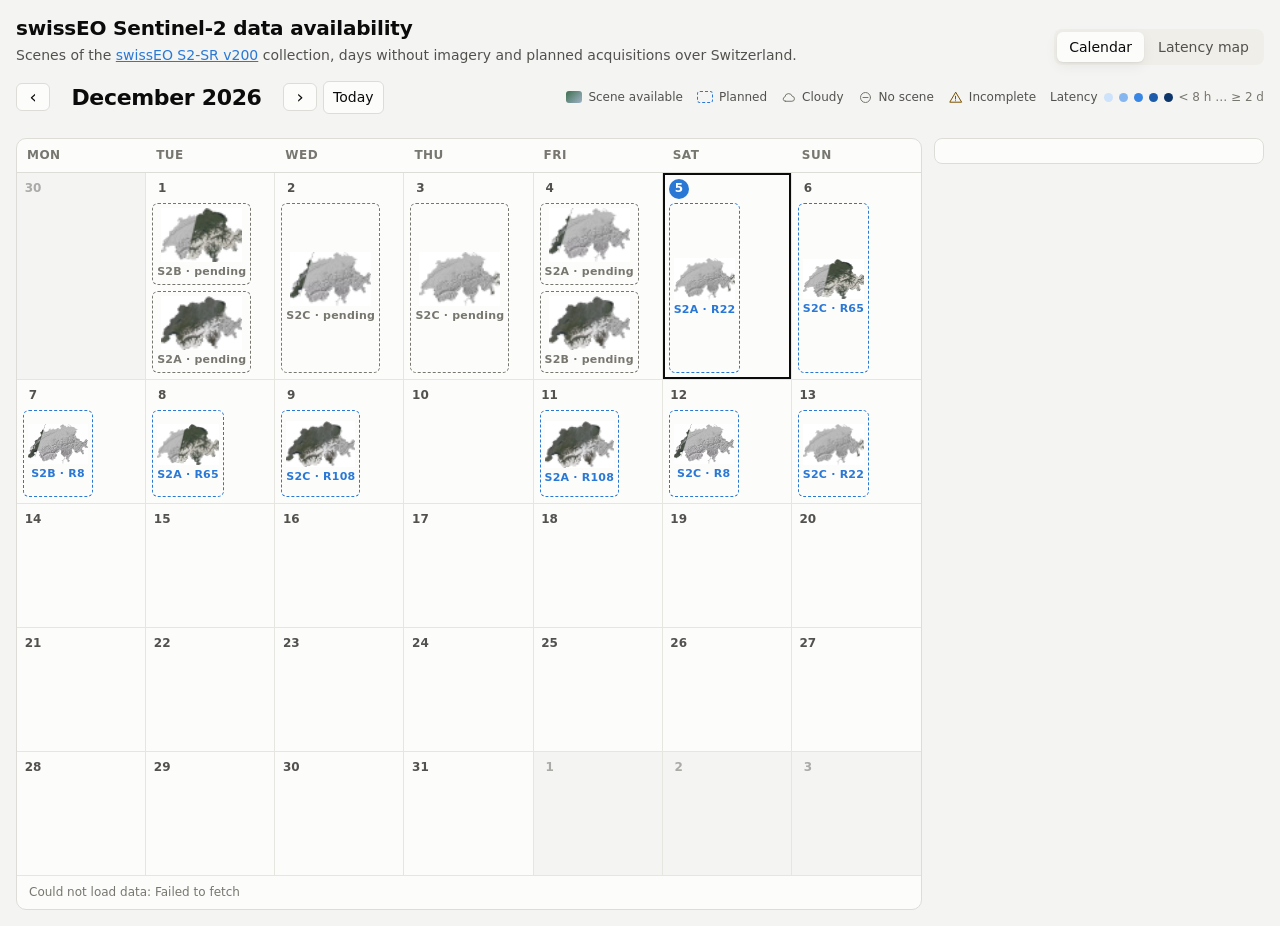
<file: calendar.html>
<!DOCTYPE html>
<html lang="en">
<head>
    <meta charset="UTF-8">
    <meta name="viewport" content="width=device-width, initial-scale=1.0">
    <title>swissEO Data Availability</title>
    <meta name="description" content="swissEO Sentinel-2 (S2-SR v200) scenes, days without imagery and planned acquisitions over Switzerland.">
    <link rel="stylesheet" href="assets/site.css">
    <link rel="stylesheet" href="assets/calendar.css">
</head>
<body>
<header class="top">
    <div>
        <h1 data-i18n="title">swissEO Sentinel-2 data availability</h1>
        <p class="sub" data-i18n-html="subtitle"></p>
    </div>
    <nav class="nav" aria-label="Pages">
        <a href="calendar.html" aria-current="page" data-i18n="navCalendar">Calendar</a>
        <a href="latency/" data-i18n="navLatency">Latency map</a>
    </nav>
</header>

<section class="cal-bar">
    <div class="month-nav">
        <button type="button" id="prev" data-i18n-aria="prev" aria-label="Previous month">&#8249;</button>
        <h2 id="month-label" aria-live="polite"></h2>
        <button type="button" id="next" data-i18n-aria="next" aria-label="Next month">&#8250;</button>
        <button type="button" id="today" data-i18n="today">Today</button>
    </div>
    <div class="legend" id="legend"></div>
</section>

<section class="stats" id="stats" aria-label="Month summary"></section>

<main class="cal-layout">
    <div class="cal" id="cal" role="grid" aria-labelledby="month-label">
        <div class="cal-head" id="cal-head" role="row"></div>
        <div class="cal-grid" id="cal-grid"></div>
        <p class="cal-status" id="status" role="status"></p>
    </div>
    <aside class="detail card" id="detail" aria-live="polite"></aside>
</main>

<script src="assets/calendar.js"></script>
</body>
</html>
</file>
<file: assets/site.css>
/* Shared tokens, base styles and top bar for calendar.html and latency/index.html */
:root {
    color-scheme: light;
    --surface-0: #f4f4f2;
    --surface-1: #fcfcfb;
    --surface-2: #efeee9;
    --border: #dddcd7;
    --text-primary: #0b0b0b;
    --text-secondary: #52514e;
    --text-muted: #77766f;
    --accent: #2a78d6;
    --grid: #e6e5e0;
    /* sequential blue ramp (latency), light = fast */
    --seq-1: #cde2fb;
    --seq-2: #86b6ef;
    --seq-3: #3987e5;
    --seq-4: #1c5cab;
    --seq-5: #0d366b;
    --line: #2a78d6;
    --ok: #0ca30c;
    --warn-bg: #fdf0d5;
    --warn-text: #7a5200;
    --thumb-bg: #ffffff; /* swisstopo thumbnails have a white background */
    --shadow: 0 1px 2px rgba(0, 0, 0, .06), 0 4px 14px rgba(0, 0, 0, .06);
}

@media (prefers-color-scheme: dark) {
    :root:not([data-theme="light"]) {
        color-scheme: dark;
        --surface-0: #111110;
        --surface-1: #1a1a19;
        --surface-2: #242422;
        --border: #383835;
        --text-primary: #f0efec;
        --text-secondary: #c3c2b7;
        --text-muted: #9a998f;
        --accent: #6da7ec;
        --grid: #2c2c2a;
        --line: #5598e7;
        --warn-bg: #3a2e12;
        --warn-text: #f2c66b;
        --thumb-bg: #f4f4f2;
        --shadow: 0 1px 2px rgba(0, 0, 0, .4), 0 4px 14px rgba(0, 0, 0, .3);
    }
}

:root[data-theme="dark"] {
    color-scheme: dark;
    --surface-0: #111110;
    --surface-1: #1a1a19;
    --surface-2: #242422;
    --border: #383835;
    --text-primary: #f0efec;
    --text-secondary: #c3c2b7;
    --text-muted: #9a998f;
    --accent: #6da7ec;
    --grid: #2c2c2a;
    --line: #5598e7;
    --warn-bg: #3a2e12;
    --warn-text: #f2c66b;
    --thumb-bg: #f4f4f2;
    --shadow: 0 1px 2px rgba(0, 0, 0, .4), 0 4px 14px rgba(0, 0, 0, .3);
}

* { box-sizing: border-box; }

html, body { margin: 0; }

body {
    background: var(--surface-0);
    color: var(--text-primary);
    font: 14px/1.45 system-ui, -apple-system, "Segoe UI", Roboto, sans-serif;
}

a { color: var(--accent); }

h1 { font-size: 20px; margin: 0; letter-spacing: -0.01em; }
h2 { font-size: 14px; margin: 0 0 8px; }

.muted { color: var(--text-muted); font-weight: normal; }

button, select, input {
    font: inherit;
    color: var(--text-primary);
    background: var(--surface-1);
    border: 1px solid var(--border);
    border-radius: 6px;
    padding: 5px 9px;
}

button { cursor: pointer; }
button:hover { border-color: var(--text-muted); }
button:focus-visible, select:focus-visible, input:focus-visible, a:focus-visible {
    outline: 2px solid var(--accent);
    outline-offset: 1px;
}

/* top bar with site navigation */
.top { padding: 14px 16px 6px; display: flex; align-items: flex-end; justify-content: space-between; gap: 8px 24px; flex-wrap: wrap; }
.sub { margin: 2px 0 0; color: var(--text-secondary); }

.nav { display: inline-flex; background: var(--surface-2); border-radius: 8px; padding: 3px; gap: 2px; }
.nav a {
    color: var(--text-secondary);
    text-decoration: none;
    padding: 5px 12px;
    border-radius: 6px;
    font-weight: 500;
}
.nav a:hover { color: var(--text-primary); }
.nav a[aria-current="page"] { background: var(--surface-1); color: var(--text-primary); box-shadow: var(--shadow); }

.seg { display: inline-flex; }
.seg button { border-radius: 0; margin-left: -1px; }
.seg button:first-child { border-radius: 6px 0 0 6px; margin-left: 0; }
.seg button:last-child { border-radius: 0 6px 6px 0; }
.seg button.on { background: var(--text-primary); color: var(--surface-1); border-color: var(--text-primary); }
.seg.small button { padding: 5px 8px; font-size: 13px; }

.card {
    background: var(--surface-1);
    border: 1px solid var(--border);
    border-radius: 8px;
    padding: 12px;
}

.tile { background: var(--surface-1); border: 1px solid var(--border); border-radius: 8px; padding: 10px; min-width: 0; }
.tile .v { font-size: 20px; font-weight: 600; font-variant-numeric: tabular-nums; }
.tile .l { color: var(--text-secondary); font-size: 12px; }

.tag { font-size: 11px; padding: 1px 5px; border-radius: 4px; background: var(--warn-bg); color: var(--warn-text); margin-left: 4px; }

.tip {
    position: fixed;
    z-index: 1000;
    pointer-events: none;
    background: var(--surface-1);
    color: var(--text-primary);
    border: 1px solid var(--border);
    border-radius: 6px;
    padding: 6px 8px;
    font-size: 12px;
    box-shadow: 0 2px 8px rgba(0, 0, 0, 0.15);
    max-width: 260px;
}
.tip b { font-variant-numeric: tabular-nums; }

.sr-only { position: absolute; width: 1px; height: 1px; overflow: hidden; clip: rect(0 0 0 0); white-space: nowrap; }
</file>
<file: assets/calendar.css>
/* swissEO acquisition calendar. Tokens and base styles: site.css */

.cal-bar {
    display: flex;
    align-items: center;
    justify-content: space-between;
    flex-wrap: wrap;
    gap: 10px 20px;
    padding: 10px 16px 6px;
}

.month-nav { display: flex; align-items: center; gap: 6px; }
.month-nav h2 {
    font-size: 22px;
    font-weight: 650;
    letter-spacing: -0.015em;
    margin: 0 6px;
    min-width: 9.5em;
    text-align: center;
}
.month-nav button { min-width: 34px; }
.month-nav #prev, .month-nav #next { font-size: 18px; line-height: 1; padding: 4px 10px; }

.legend { display: flex; flex-wrap: wrap; gap: 4px 14px; font-size: 12px; color: var(--text-secondary); }
.legend span { display: inline-flex; align-items: center; gap: 6px; }
.legend .k { width: 16px; height: 12px; border-radius: 3px; display: inline-block; }
.legend .k.scene { background: linear-gradient(135deg, #3f6f4e, #9fb3c8); }
.legend .k.kplan { border: 1.5px dashed var(--accent); }
.legend .k.cloud, .legend .k.none, .legend .k.warn { width: auto; height: auto; color: var(--text-muted); display: inline-flex; }
.legend .k.warn { color: var(--warn-text); }
.legend svg { width: 15px; height: 15px; }
.legend i.dot { width: 9px; height: 9px; border-radius: 50%; display: inline-block; }

.stats {
    display: grid;
    grid-template-columns: repeat(4, minmax(0, 1fr));
    gap: 8px;
    padding: 6px 16px 12px;
}
.stats .tile .v small { font-size: 13px; font-weight: 500; color: var(--text-secondary); }

.cal-layout {
    display: grid;
    grid-template-columns: minmax(0, 1fr) 330px;
    gap: 12px;
    padding: 0 16px 16px;
    align-items: start;
}

.cal {
    background: var(--surface-1);
    border: 1px solid var(--border);
    border-radius: 10px;
    overflow: hidden;
    min-width: 0;
}

.cal-head, .cal-grid { display: grid; grid-template-columns: repeat(7, minmax(0, 1fr)); }
.cal-head div {
    padding: 8px 10px;
    font-size: 12px;
    font-weight: 600;
    color: var(--text-muted);
    text-transform: uppercase;
    letter-spacing: .04em;
    border-bottom: 1px solid var(--border);
}

.day {
    position: relative;
    min-height: 124px;
    padding: 6px;
    border-right: 1px solid var(--grid);
    border-bottom: 1px solid var(--grid);
    display: flex;
    flex-direction: column;
    gap: 4px;
    min-width: 0;
    background: var(--surface-1);
    text-align: left;
    font: inherit;
    color: inherit;
    border-radius: 0;
    border-top: 0;
    border-left: 0;
    transition: background-color .12s;
}
.day:nth-child(7n) { border-right: 0; }
button.day { cursor: pointer; }
button.day:hover { background: var(--surface-2); border-color: var(--grid); }
.day.out { background: var(--surface-0); }
.day.out > * { opacity: .45; }
.day.sel { box-shadow: inset 0 0 0 2px var(--text-primary); z-index: 1; }

.dnum {
    font-size: 12px;
    font-weight: 600;
    color: var(--text-secondary);
    font-variant-numeric: tabular-nums;
    display: flex;
    align-items: center;
    gap: 6px;
    min-height: 20px;
}
.dnum .n { min-width: 20px; height: 20px; display: inline-grid; place-items: center; border-radius: 10px; }
.day.today .dnum .n { background: var(--accent); color: #fff; padding: 0 6px; }
.dnum .long { display: none; }

/* scenes: thumbnails */
.thumbs { display: flex; gap: 3px; flex: 1; min-height: 64px; }
.th {
    flex: 1;
    min-width: 0;
    position: relative;
    border-radius: 6px;
    background: var(--thumb-bg);
    box-shadow: inset 0 0 0 1px var(--border);
    overflow: hidden;
    display: grid;
    place-items: center;
}
.th img { width: 100%; height: 100%; object-fit: contain; position: absolute; inset: 0; padding: 3px; }
.th .noimg, .detail .noimg { color: #77766f; font-size: 11px; }
.meta { display: flex; flex-wrap: wrap; justify-content: space-between; align-items: center; gap: 0 4px; font-size: 11.5px; color: var(--text-secondary); font-variant-numeric: tabular-nums; white-space: nowrap; }
.meta > span { overflow: hidden; text-overflow: ellipsis; }
.lat { display: inline-flex; align-items: center; gap: 4px; }
.lat i { width: 8px; height: 8px; border-radius: 50%; display: inline-block; flex: none; box-shadow: 0 0 0 1px rgba(0,0,0,.12); }

/* planned acquisitions */
.plan {
    flex: 1;
    border: 1.5px dashed var(--accent);
    border-radius: 6px;
    display: flex;
    flex-direction: column;
    align-items: center;
    justify-content: center;
    gap: 2px;
    padding: 4px;
    min-height: 64px;
    position: relative;
    overflow: hidden;
}
.plan + .plan { margin-top: 2px; }
.plan img { width: 100%; max-height: 54px; object-fit: contain; opacity: .9; }
.plan .pl { font-size: 11px; font-weight: 600; color: var(--accent); letter-spacing: .02em; }
.plan.past { border-color: var(--text-muted); }
.plan.past .pl { color: var(--text-muted); }

/* days without imagery */
.empty-reason { flex: 1; display: flex; flex-direction: column; align-items: center; justify-content: center; gap: 2px; color: var(--text-muted); font-size: 11.5px; text-align: center; }
.empty-reason svg { width: 26px; height: 26px; }
.empty-reason.warn { color: var(--warn-text); }

.cal-status { margin: 0; padding: 8px 12px; color: var(--text-muted); font-size: 12px; }
.cal-status:empty { display: none; }

/* loading shimmer */
.cal.loading .day:not(.out) .dnum::after {
    content: "";
    width: 40%;
    height: 6px;
    border-radius: 3px;
    background: var(--surface-2);
    animation: pulse 1.2s ease-in-out infinite;
}
@keyframes pulse { 50% { opacity: .4; } }

/* detail panel */
.detail { position: sticky; top: 12px; display: flex; flex-direction: column; gap: 10px; }
.detail h3 { margin: 0; font-size: 16px; }
.detail .big {
    background: var(--thumb-bg);
    box-shadow: inset 0 0 0 1px var(--border);
    border-radius: 8px;
    aspect-ratio: 4 / 3;
    display: grid;
    place-items: center;
    overflow: hidden;
}
.detail .big img { width: 100%; height: 100%; object-fit: contain; padding: 6px; }
.detail .big.plan-img { background: var(--surface-2); }
/* orbit coverage PNGs are small: show at natural size instead of upscaling */
.detail .big.plan-img img { width: auto; height: auto; max-width: 100%; max-height: 100%; }
.detail dl { display: grid; grid-template-columns: auto 1fr; gap: 4px 12px; margin: 0; font-size: 13px; }
.detail dt { color: var(--text-secondary); }
.detail dd { margin: 0; font-variant-numeric: tabular-nums; }
.detail .links { display: flex; flex-wrap: wrap; gap: 6px; }
.detail .links a {
    text-decoration: none;
    font-size: 13px;
    padding: 6px 10px;
    border-radius: 6px;
    border: 1px solid var(--border);
    color: var(--text-primary);
    display: inline-flex;
    gap: 6px;
    align-items: center;
}
.detail .links a:hover { border-color: var(--text-muted); }
.detail .links a.primary { background: var(--text-primary); color: var(--surface-1); border-color: var(--text-primary); }
.detail .links svg { width: 14px; height: 14px; }
.detail .scene + .scene { border-top: 1px solid var(--grid); padding-top: 10px; }
.detail .scene { display: flex; flex-direction: column; gap: 8px; }
.detail .hint { color: var(--text-muted); margin: 0; }
.detail .reason { display: flex; gap: 10px; align-items: center; color: var(--text-secondary); }
.detail .reason svg { width: 32px; height: 32px; flex: none; color: var(--text-muted); }

/* embedded (iframe) mode: ?embed=1 */
body.embed .top, body.embed .stats, body.embed .detail { display: none; }
body.embed .cal-layout { grid-template-columns: 1fr; padding: 0 8px 8px; }
body.embed .cal-bar { padding: 8px; }

/* tablet */
@media (max-width: 1100px) {
    .cal-layout { grid-template-columns: 1fr; }
    .detail { position: static; }
    .stats { grid-template-columns: repeat(2, minmax(0, 1fr)); }
}

/* phone: agenda list */
@media (max-width: 680px) {
    .month-nav h2 { font-size: 18px; min-width: 0; flex: 1; }
    .month-nav { width: 100%; }
    .cal-head { display: none; }
    .cal-grid { display: flex; flex-direction: column; }
    .day { min-height: 0; border-right: 0; flex-direction: row; align-items: stretch; gap: 10px; }
    .day.out, .day.blank { display: none; }
    .dnum { flex-direction: column; align-items: flex-start; width: 64px; flex: none; }
    .dnum .long { display: block; font-weight: 500; color: var(--text-muted); }
    .day .body { flex: 1; min-width: 0; display: flex; flex-direction: column; gap: 4px; }
    .thumbs, .plan { min-height: 72px; }
}
@media (min-width: 681px) {
    .day .body { display: contents; }
}
</file>
